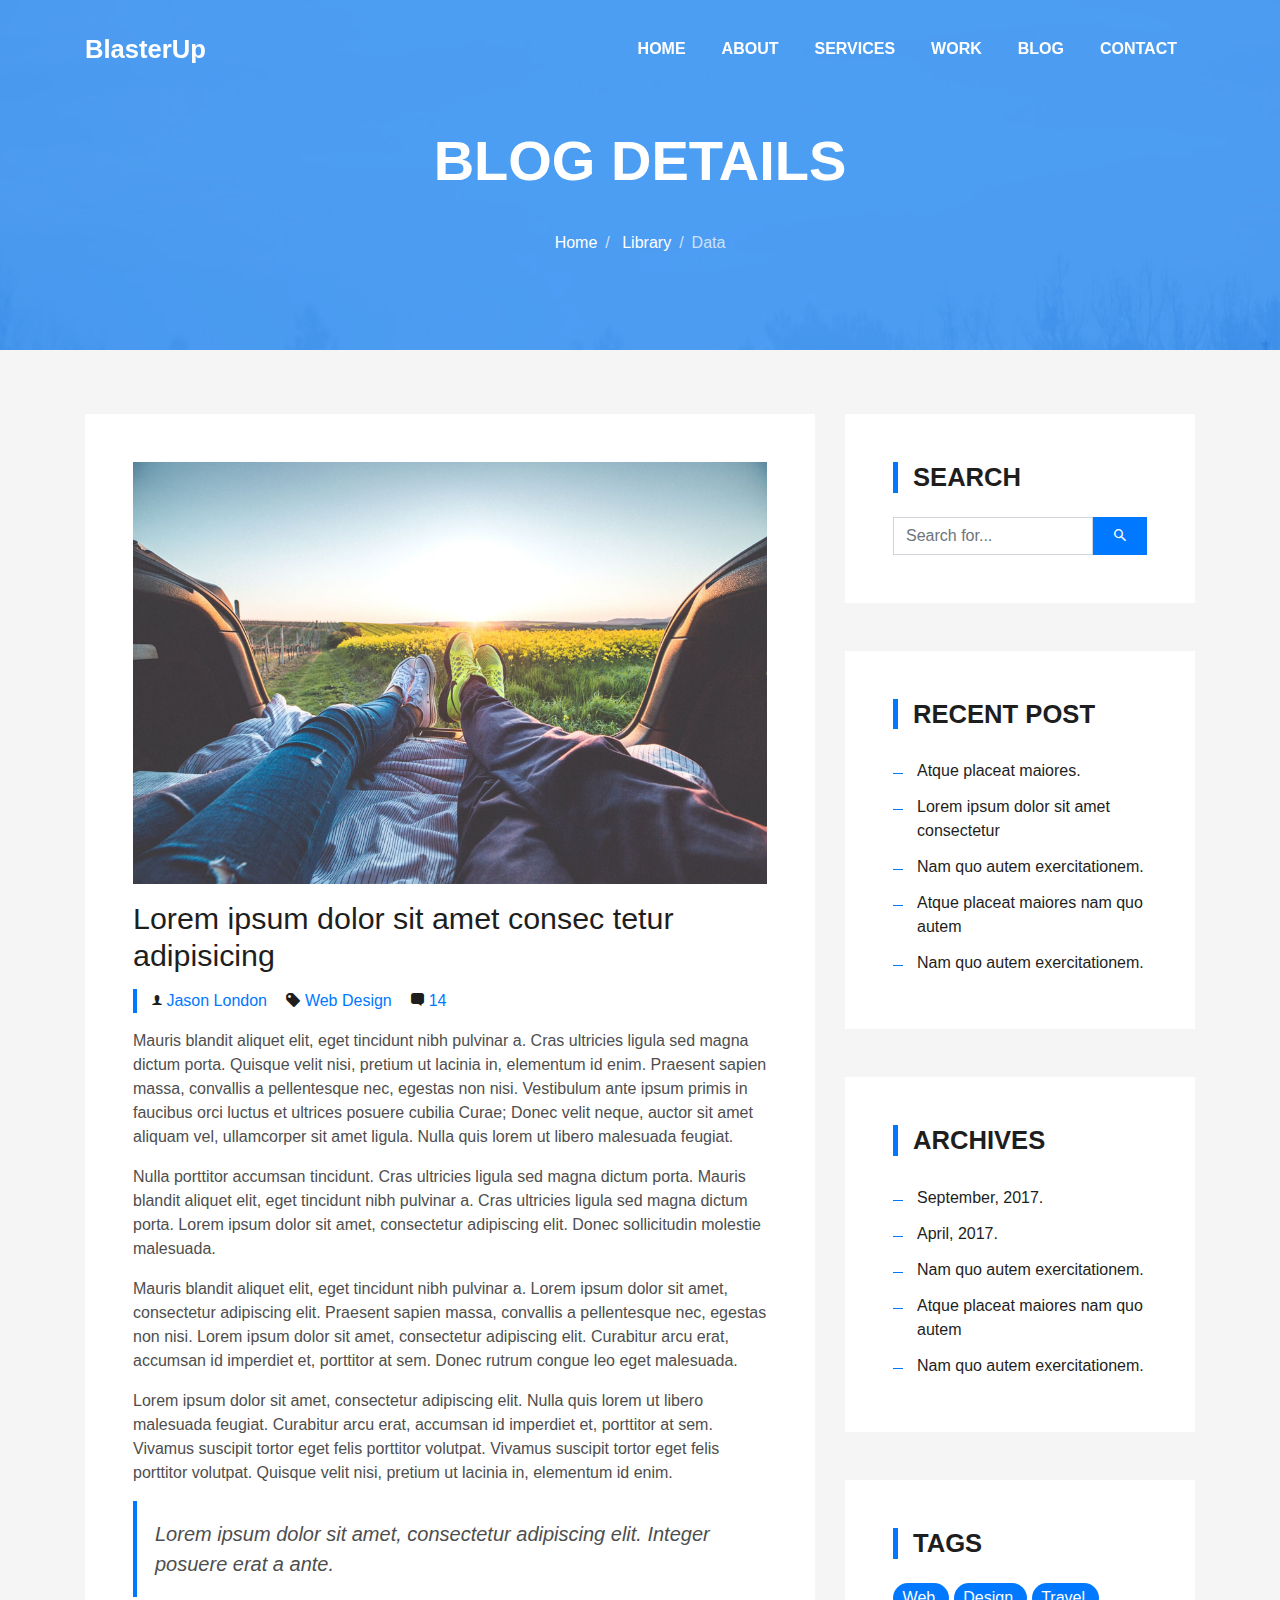
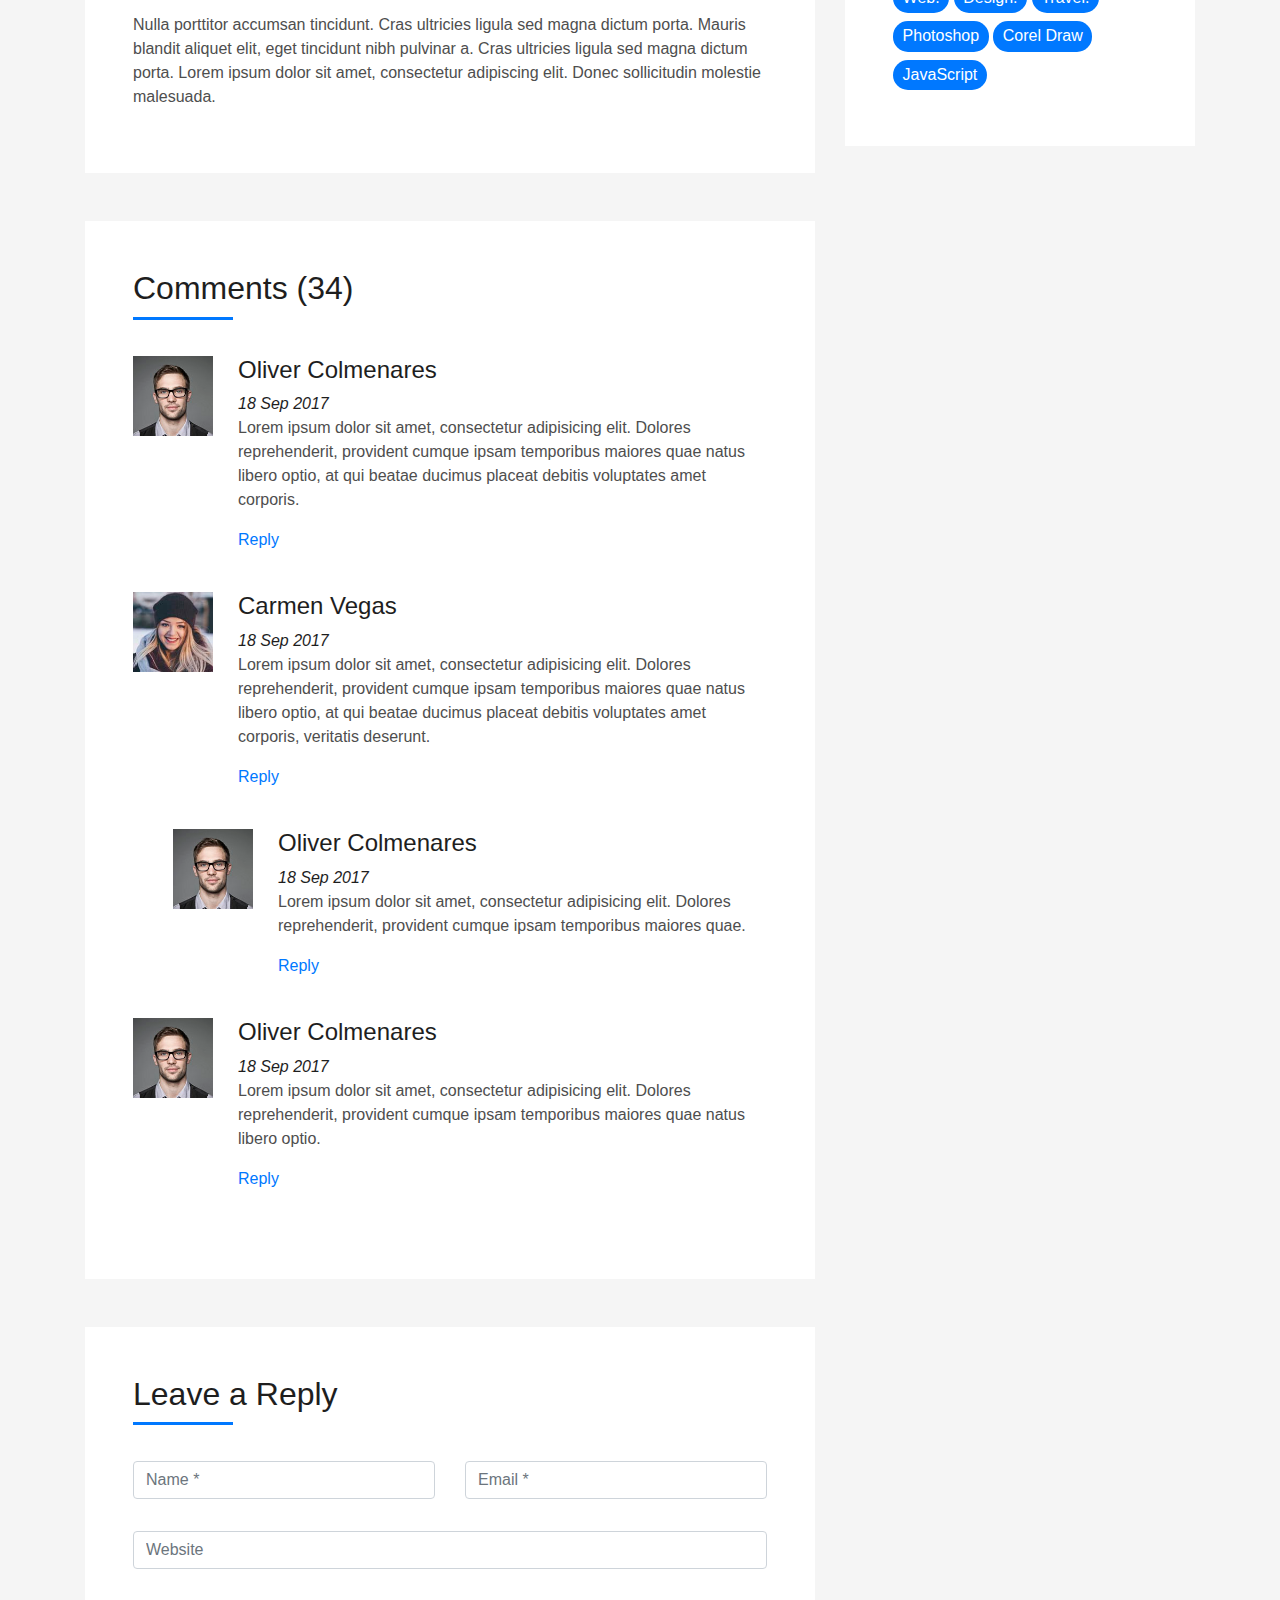
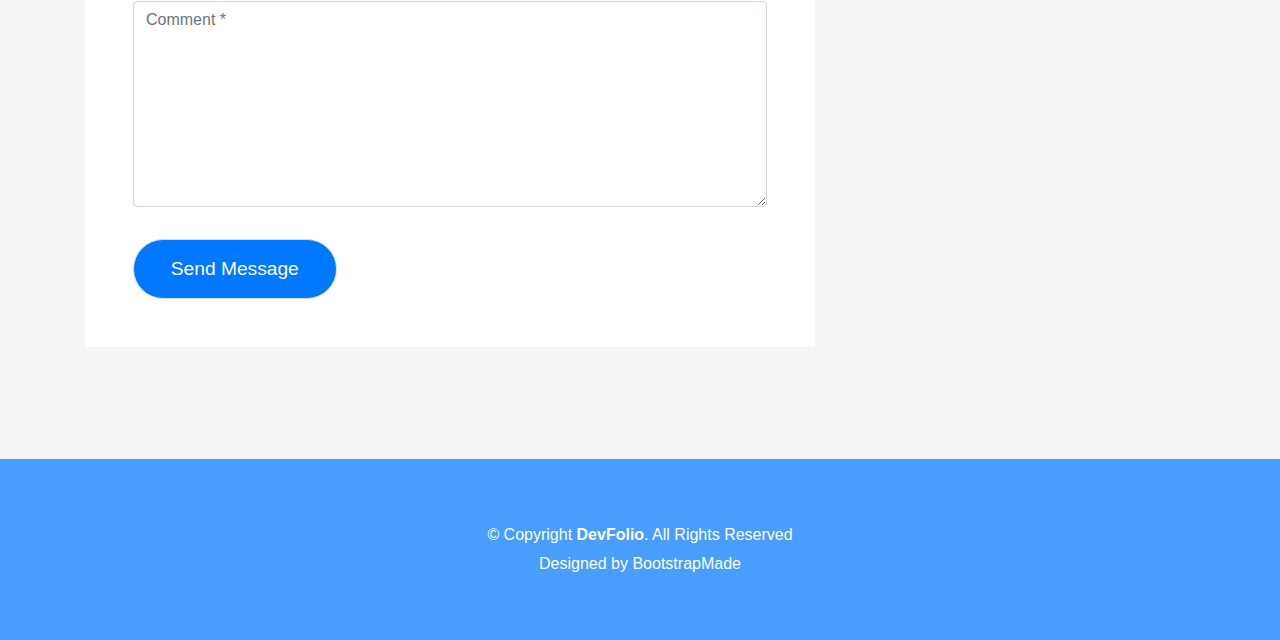
<file: blog-single.html>
<!DOCTYPE html>
<html lang="en">
<head>
  <meta charset="utf-8">
  <title>DevFolio Bootstrap Template</title>
  <meta content="width=device-width, initial-scale=1.0" name="viewport">
  <meta content="" name="keywords">
  <meta content="" name="description">

  <!-- Favicons -->
  <link href="img/favicon.png" rel="icon">
  <link href="img/apple-touch-icon.png" rel="apple-touch-icon">

  <!-- Bootstrap CSS File -->
  <link href="lib/bootstrap/css/bootstrap.min.css" rel="stylesheet">

  <!-- Libraries CSS Files -->
  <link href="lib/font-awesome/css/font-awesome.min.css" rel="stylesheet">
  <link href="lib/animate/animate.min.css" rel="stylesheet">
  <link href="lib/ionicons/css/ionicons.min.css" rel="stylesheet">
  <link href="lib/owlcarousel/assets/owl.carousel.min.css" rel="stylesheet">
  <link href="lib/lightbox/css/lightbox.min.css" rel="stylesheet">

  <!-- Main Stylesheet File -->
  <link href="css/style.css" rel="stylesheet">

  <!-- =======================================================
    Theme Name: DevFolio
    Theme URL: https://bootstrapmade.com/devfolio-bootstrap-portfolio-html-template/
    Author: BootstrapMade.com
    License: https://bootstrapmade.com/license/
  ======================================================= -->
</head>

<body>
  <!--/ Nav Star /-->
  <nav class="navbar navbar-b navbar-trans navbar-expand-md fixed-top" id="mainNav">
    <div class="container">
      <a class="navbar-brand js-scroll" href="#page-top">BlasterUp</a>
      <button class="navbar-toggler collapsed" type="button" data-toggle="collapse" data-target="#navbarDefault"
        aria-controls="navbarDefault" aria-expanded="false" aria-label="Toggle navigation">
        <span></span>
        <span></span>
        <span></span>
      </button>
      <div class="navbar-collapse collapse justify-content-end" id="navbarDefault">
        <ul class="navbar-nav">
          <li class="nav-item">
            <a class="nav-link js-scroll" href="index.html">Home</a>
          </li>
          <li class="nav-item">
            <a class="nav-link js-scroll" href="#">About</a>
          </li>
          <li class="nav-item">
            <a class="nav-link js-scroll" href="#">Services</a>
          </li>
          <li class="nav-item">
            <a class="nav-link js-scroll" href="#">Work</a>
          </li>
          <li class="nav-item">
            <a class="nav-link js-scroll" href="#">Blog</a>
          </li>
          <li class="nav-item">
            <a class="nav-link js-scroll" href="#">Contact</a>
          </li>
        </ul>
      </div>
    </div>
  </nav>
  <!--/ Nav End /-->

  <!--/ Intro Skew Star /-->
  <div class="intro intro-single route bg-image" style="background-image: url(img/overlay-bg.jpg)">
    <div class="overlay-mf"></div>
    <div class="intro-content display-table">
      <div class="table-cell">
        <div class="container">
          <h2 class="intro-title mb-4">Blog Details</h2>
          <ol class="breadcrumb d-flex justify-content-center">
            <li class="breadcrumb-item">
              <a href="#">Home</a>
            </li>
            <li class="breadcrumb-item">
              <a href="#">Library</a>
            </li>
            <li class="breadcrumb-item active">Data</li>
          </ol>
        </div>
      </div>
    </div>
  </div>
  <!--/ Intro Skew End /-->

  <!--/ Section Blog-Single Star /-->
  <section class="blog-wrapper sect-pt4" id="blog">
    <div class="container">
      <div class="row">
        <div class="col-md-8">
          <div class="post-box">
            <div class="post-thumb">
              <img src="img/post-1.jpg" class="img-fluid" alt="">
            </div>
            <div class="post-meta">
              <h1 class="article-title">Lorem ipsum dolor sit amet consec tetur adipisicing</h1>
              <ul>
                <li>
                  <span class="ion-ios-person"></span>
                  <a href="#">Jason London</a>
                </li>
                <li>
                  <span class="ion-pricetag"></span>
                  <a href="#">Web Design</a>
                </li>
                <li>
                  <span class="ion-chatbox"></span>
                  <a href="#">14</a>
                </li>
              </ul>
            </div>
            <div class="article-content">
              <p>
                Mauris blandit aliquet elit, eget tincidunt nibh pulvinar a. Cras ultricies ligula sed magna dictum
                porta. Quisque velit
                nisi, pretium ut lacinia in, elementum id enim. Praesent sapien massa, convallis a pellentesque
                nec, egestas non nisi. Vestibulum ante ipsum primis in faucibus orci luctus et ultrices posuere
                cubilia Curae; Donec velit neque, auctor sit amet aliquam vel, ullamcorper sit amet ligula.
                Nulla quis lorem ut libero malesuada feugiat.
              </p>
              <p>
                Nulla porttitor accumsan tincidunt. Cras ultricies ligula sed magna dictum porta. Mauris blandit
                aliquet elit, eget tincidunt
                nibh pulvinar a. Cras ultricies ligula sed magna dictum porta. Lorem ipsum dolor sit amet,
                consectetur adipiscing elit. Donec sollicitudin molestie malesuada.
              </p>
              <p>
                Mauris blandit aliquet elit, eget tincidunt nibh pulvinar a. Lorem ipsum dolor sit amet, consectetur
                adipiscing elit. Praesent
                sapien massa, convallis a pellentesque nec, egestas non nisi. Lorem ipsum dolor sit amet,
                consectetur adipiscing elit. Curabitur arcu erat, accumsan id imperdiet et, porttitor at
                sem. Donec rutrum congue leo eget malesuada.
              </p>
              <p>
                Lorem ipsum dolor sit amet, consectetur adipiscing elit. Nulla quis lorem ut libero malesuada feugiat.
                Curabitur arcu erat,
                accumsan id imperdiet et, porttitor at sem. Vivamus suscipit tortor eget felis porttitor
                volutpat. Vivamus suscipit tortor eget felis porttitor volutpat. Quisque velit nisi, pretium
                ut lacinia in, elementum id enim.
              </p>
              <blockquote class="blockquote">
                <p class="mb-0">Lorem ipsum dolor sit amet, consectetur adipiscing elit. Integer posuere erat a ante.</p>
              </blockquote>
              <p>
                Nulla porttitor accumsan tincidunt. Cras ultricies ligula sed magna dictum porta. Mauris blandit
                aliquet elit, eget tincidunt
                nibh pulvinar a. Cras ultricies ligula sed magna dictum porta. Lorem ipsum dolor sit amet,
                consectetur adipiscing elit. Donec sollicitudin molestie malesuada.
              </p>
            </div>
          </div>
          <div class="box-comments">
            <div class="title-box-2">
              <h4 class="title-comments title-left">Comments (34)</h4>
            </div>
            <ul class="list-comments">
              <li>
                <div class="comment-avatar">
                  <img src="img/testimonial-2.jpg" alt="">
                </div>
                <div class="comment-details">
                  <h4 class="comment-author">Oliver Colmenares</h4>
                  <span>18 Sep 2017</span>
                  <p>
                    Lorem ipsum dolor sit amet, consectetur adipisicing elit. Dolores reprehenderit, provident cumque
                    ipsam temporibus maiores
                    quae natus libero optio, at qui beatae ducimus placeat debitis voluptates amet corporis.
                  </p>
                  <a href="3">Reply</a>
                </div>
              </li>
              <li>
                <div class="comment-avatar">
                  <img src="img/testimonial-4.jpg" alt="">
                </div>
                <div class="comment-details">
                  <h4 class="comment-author">Carmen Vegas</h4>
                  <span>18 Sep 2017</span>
                  <p>
                    Lorem ipsum dolor sit amet, consectetur adipisicing elit. Dolores reprehenderit, provident cumque
                    ipsam temporibus maiores
                    quae natus libero optio, at qui beatae ducimus placeat debitis voluptates amet corporis,
                    veritatis deserunt.
                  </p>
                  <a href="3">Reply</a>
                </div>
              </li>
              <li class="comment-children">
                <div class="comment-avatar">
                  <img src="img/testimonial-2.jpg" alt="">
                </div>
                <div class="comment-details">
                  <h4 class="comment-author">Oliver Colmenares</h4>
                  <span>18 Sep 2017</span>
                  <p>
                    Lorem ipsum dolor sit amet, consectetur adipisicing elit. Dolores reprehenderit, provident cumque
                    ipsam temporibus maiores
                    quae.
                  </p>
                  <a href="3">Reply</a>
                </div>
              </li>
              <li>
                <div class="comment-avatar">
                  <img src="img/testimonial-2.jpg" alt="">
                </div>
                <div class="comment-details">
                  <h4 class="comment-author">Oliver Colmenares</h4>
                  <span>18 Sep 2017</span>
                  <p>
                    Lorem ipsum dolor sit amet, consectetur adipisicing elit. Dolores reprehenderit, provident cumque
                    ipsam temporibus maiores
                    quae natus libero optio.
                  </p>
                  <a href="3">Reply</a>
                </div>
              </li>
            </ul>
          </div>
          <div class="form-comments">
            <div class="title-box-2">
              <h3 class="title-left">
                Leave a Reply
              </h3>
            </div>
            <form class="form-mf">
              <div class="row">
                <div class="col-md-6 mb-3">
                  <div class="form-group">
                    <input type="text" class="form-control input-mf" id="inputName" placeholder="Name *" required>
                  </div>
                </div>
                <div class="col-md-6 mb-3">
                  <div class="form-group">
                    <input type="email" class="form-control input-mf" id="inputEmail1" placeholder="Email *" required>
                  </div>
                </div>
                <div class="col-md-12 mb-3">
                  <div class="form-group">
                    <input type="url" class="form-control input-mf" id="inputUrl" placeholder="Website">
                  </div>
                </div>
                <div class="col-md-12 mb-3">
                  <div class="form-group">
                    <textarea id="textMessage" class="form-control input-mf" placeholder="Comment *" name="message"
                      cols="45" rows="8" required></textarea>
                  </div>
                </div>
                <div class="col-md-12">
                  <button type="submit" class="button button-a button-big button-rouded">Send Message</button>
                </div>
              </div>
            </form>
          </div>
        </div>
        <div class="col-md-4">
          <div class="widget-sidebar sidebar-search">
            <h5 class="sidebar-title">Search</h5>
            <div class="sidebar-content">
              <form>
                <div class="input-group">
                  <input type="text" class="form-control" placeholder="Search for..." aria-label="Search for...">
                  <span class="input-group-btn">
                    <button class="btn btn-secondary btn-search" type="button">
                      <span class="ion-android-search"></span>
                    </button>
                  </span>
                </div>
              </form>
            </div>
          </div>
          <div class="widget-sidebar">
            <h5 class="sidebar-title">Recent Post</h5>
            <div class="sidebar-content">
              <ul class="list-sidebar">
                <li>
                  <a href="#">Atque placeat maiores.</a>
                </li>
                <li>
                  <a href="#">Lorem ipsum dolor sit amet consectetur</a>
                </li>
                <li>
                  <a href="#">Nam quo autem exercitationem.</a>
                </li>
                <li>
                  <a href="#">Atque placeat maiores nam quo autem</a>
                </li>
                <li>
                  <a href="#">Nam quo autem exercitationem.</a>
                </li>
              </ul>
            </div>
          </div>
          <div class="widget-sidebar">
            <h5 class="sidebar-title">Archives</h5>
            <div class="sidebar-content">
              <ul class="list-sidebar">
                <li>
                  <a href="#">September, 2017.</a>
                </li>
                <li>
                  <a href="#">April, 2017.</a>
                </li>
                <li>
                  <a href="#">Nam quo autem exercitationem.</a>
                </li>
                <li>
                  <a href="#">Atque placeat maiores nam quo autem</a>
                </li>
                <li>
                  <a href="#">Nam quo autem exercitationem.</a>
                </li>
              </ul>
            </div>
          </div>
          <div class="widget-sidebar widget-tags">
            <h5 class="sidebar-title">Tags</h5>
            <div class="sidebar-content">
              <ul>
                <li>
                  <a href="#">Web.</a>
                </li>
                <li>
                  <a href="#">Design.</a>
                </li>
                <li>
                  <a href="#">Travel.</a>
                </li>
                <li>
                  <a href="#">Photoshop</a>
                </li>
                <li>
                  <a href="#">Corel Draw</a>
                </li>
                <li>
                  <a href="#">JavaScript</a>
                </li>
              </ul>
            </div>
          </div>
        </div>
      </div>
    </div>
  </section>
  <!--/ Section Blog-Single End /-->

  <!--/ Section Contact-Footer Star /-->
  <section class="paralax-mf footer-paralax bg-image sect-mt4 route" style="background-image: url(img/overlay-bg.jpg)">
    <div class="overlay-mf"></div>
    <footer>
      <div class="container">
        <div class="row">
          <div class="col-sm-12">
            <div class="copyright-box">
              <p class="copyright">&copy; Copyright <strong>DevFolio</strong>. All Rights Reserved</p>
              <div class="credits">
                <!--
                  All the links in the footer should remain intact.
                  You can delete the links only if you purchased the pro version.
                  Licensing information: https://bootstrapmade.com/license/
                  Purchase the pro version with working PHP/AJAX contact form: https://bootstrapmade.com/buy/?theme=DevFolio
                -->
                Designed by <a href="https://bootstrapmade.com/">BootstrapMade</a>
              </div>
            </div>
          </div>
        </div>
      </div>
    </footer>
  </section>
  <!--/ Section Contact-footer End /-->

  <a href="#" class="back-to-top"><i class="fa fa-chevron-up"></i></a>
  <div id="preloader"></div>

  <!-- JavaScript Libraries -->
  <script src="lib/jquery/jquery.min.js"></script>
  <script src="lib/jquery/jquery-migrate.min.js"></script>
  <script src="lib/popper/popper.min.js"></script>
  <script src="lib/bootstrap/js/bootstrap.min.js"></script>
  <script src="lib/easing/easing.min.js"></script>
  <script src="lib/counterup/jquery.waypoints.min.js"></script>
  <script src="lib/counterup/jquery.counterup.js"></script>
  <script src="lib/owlcarousel/owl.carousel.min.js"></script>
  <script src="lib/lightbox/js/lightbox.min.js"></script>
  <script src="lib/typed/typed.min.js"></script>
  <!-- Contact Form JavaScript File -->
  <script src="contactform/contactform.js"></script>

  <!-- Template Main Javascript File -->
  <script src="js/main.js"></script>

</body>
</html>
</file>
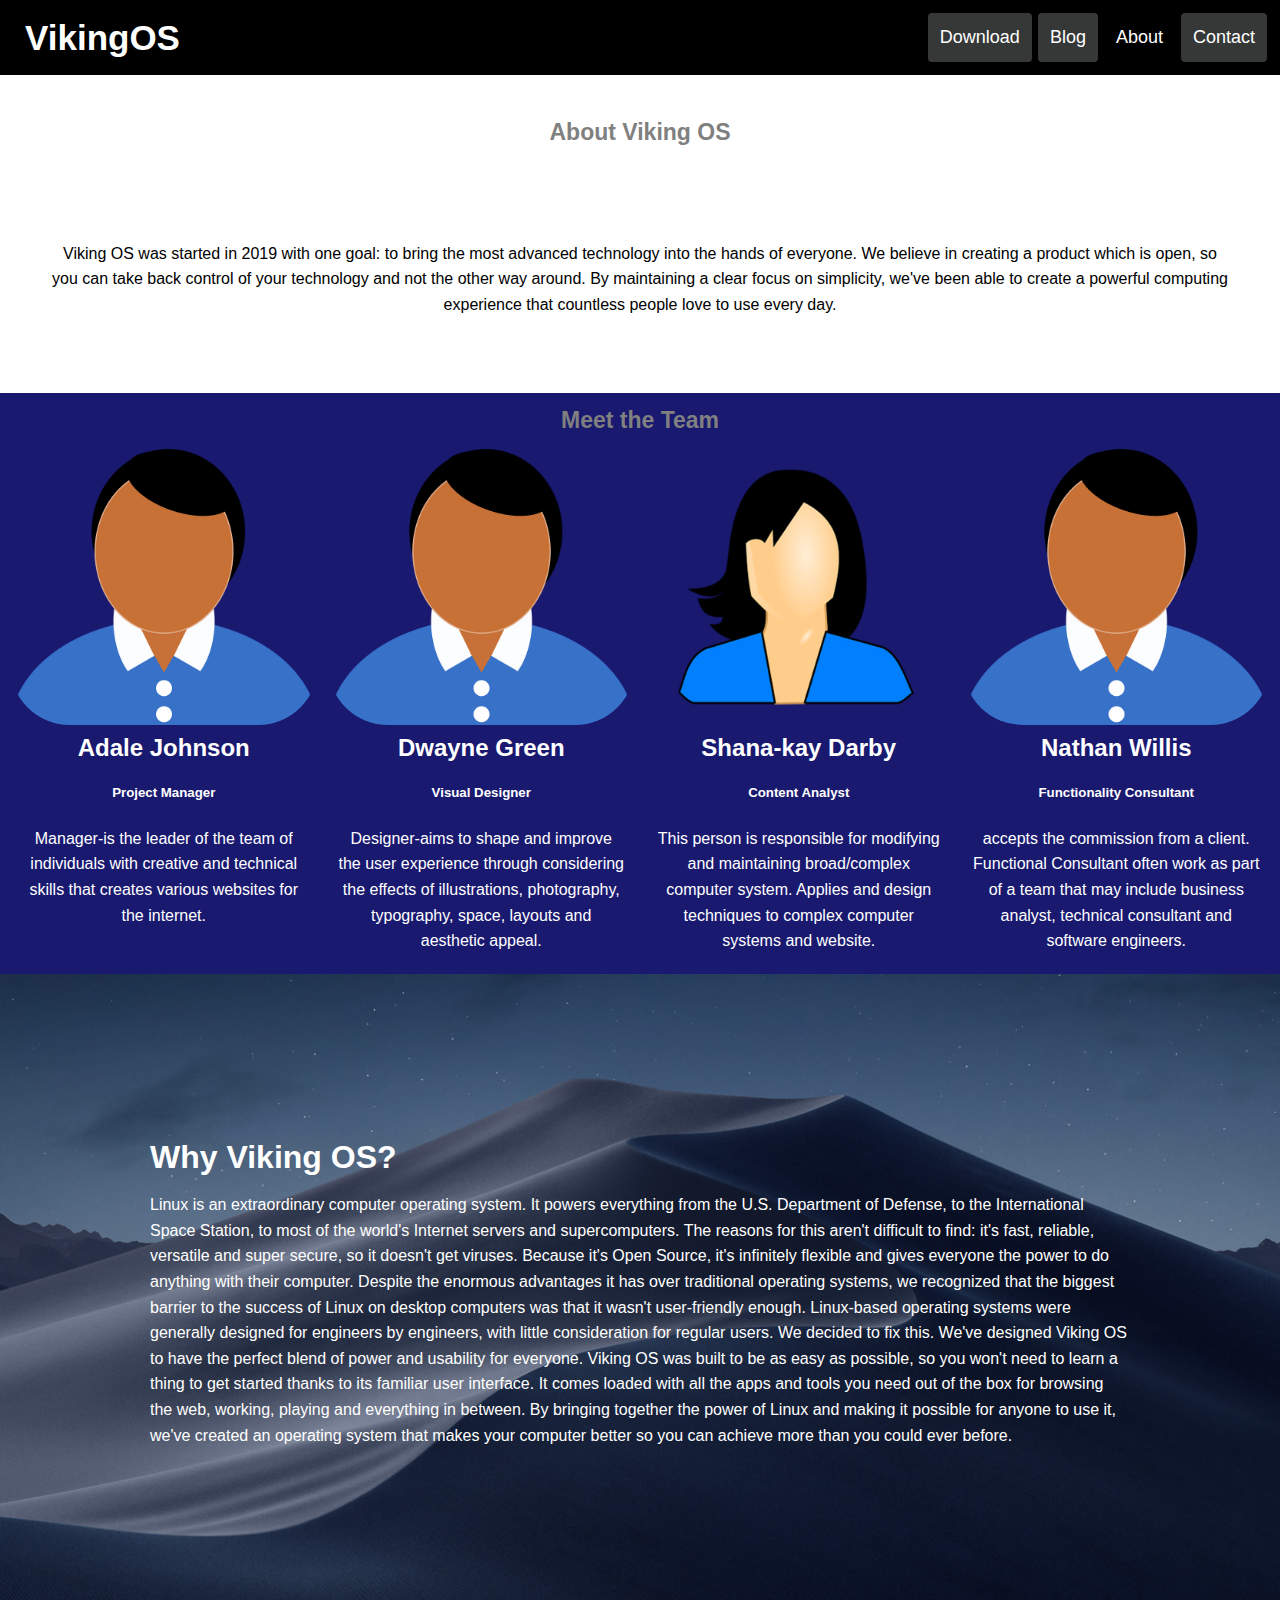
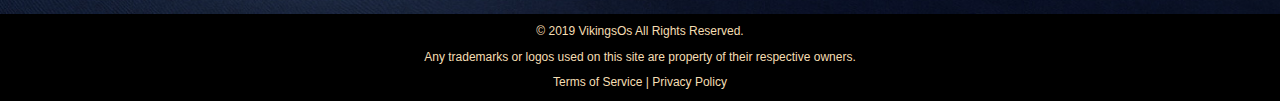
<file: vikingOS/about.html>
<!DOCTYPE html>
<html lang="en">

<head>
    <meta charset="utf-8">
    <meta http-equiv="X-UA-Compatible" content="IE=edge">
    <title>About us</title>
    <meta name="viewport" content="width=device-width, initial-scale=1">
    <link rel="stylesheet" type="text/css" media="screen" href="new.css">
    <script src="backtop/float-panel.js"></script>
</head>

<body>
    <!--
			**********************************************
			            NAVUGATION BAR
			**********************************************
    -->
    <!-- ***********************BACK TO TOP*************************************************** -->
    <span onclick="topFunction()" id="backtop" title="Go to top">&#9650;</span>
    <!-- ************************************************************************************* -->
    <nav id="navbar">
        <a id="logo" href="index.html">VikingOS</a>
        <nav id="navbar-right">
            <a href="download.html">Download</a>
            <a href="blog.html">Blog</a>
            <a class="active" href="about.html">About</a>
            <a href="contact.html">Contact</a>
        </nav>
    </nav>
    <!--
			*******************************************************************************************************************
	-->
    <!--
			**********************************************
			                 HEADER
			**********************************************
	-->
    <header>
        <h1 class="title">About Viking OS
        </h1>

    </header>
    <!--
			*****************************************************************************************************************
    -->
    <!--
			**********************************************
			                 HEADER
			**********************************************
	-->
    <section>
        <p class="ptitle">
            Viking OS was started in 2019 with one goal: to bring the most advanced technology into the hands of everyone. We believe in creating a product which is open, so you can take back control of your technology and not the other way around. By maintaining
            a clear focus on simplicity, we've been able to create a powerful computing experience that countless people love to use every day.
        </p>
        <br />

    </section>

    <!--
			*****************************************************************************************************************
    -->
    <!--
			********************************************************
			ARTICLE CLASS ROW - SECTION CLASS EQUAL HEIGHT COLUMNS
			********************************************************
	-->
    <article class="row">
        <h1 class="title">Meet the Team</h1>
        <section class="equal-height-columns">

            <img class="hm_img" src="images/1.png" alt="image">
            <h2 class="ptitle">Adale Johnson</h2>
            <h5 class="ptitle">Project Manager</h5>
            <p class="ptitle">

                Manager-is the leader of the team of individuals with creative and technical skills that creates various websites for the internet.
            </p>
        </section>
        <!--
			*****************************************************************************************************************
        -->
        <!--
			**********************************************
			     SECTION CLASS EQUAL HEIGHT COLUMNS
			**********************************************
	-->
        <section class="equal-height-columns">

            <img class="hm_img" src="images/1.png" alt="image">
            <h2 class="ptitle">Dwayne Green</h2>
            <h5 class="ptitle">Visual Designer</h5>
            <p class="ptitle">
                Designer-aims to shape and improve the user experience through considering the effects of illustrations, photography, typography, space, layouts and aesthetic appeal.
            </p>
        </section>
        <!--
			*****************************************************************************************************************
    -->
        <!--
			**********************************************
			    SECTION CLASS EQUAL HEIGHT COLUMNS
			**********************************************
	-->
        <section class="equal-height-columns">

            <img class="hm_img" src="images/221.png" alt="image">
            <h2 class="ptitle">Shana-kay Darby</h2>
            <h5 class="ptitle">Content Analyst</h5>
            <p class="ptitle">
                This person is responsible for modifying and maintaining broad/complex computer system. Applies and design techniques to complex computer systems and website.
            </p>
        </section>
        <!--
			*****************************************************************************************************************
    -->
        <!--
			**********************************************
			    SECTION CLASS EQUAL HEIGHT COLUMNS
			**********************************************
	-->
        <section class="equal-height-columns">

            <img class="hm_img" src="images/1.png" alt="image">
            <h2 class="ptitle">Nathan Willis</h2>
            <h5 class="ptitle">Functionality Consultant</h5>
            <p class="ptitle">
                accepts the commission from a client. Functional Consultant often work as part of a team that may include business analyst, technical consultant and software engineers.
            </p>
        </section>
    </article>
    <!--
			*****************************************************************************************************************
	-->
    <!--
			**********************************************
			            SECTION CLASS ROW-2
			**********************************************
	-->
    <section class="row-2">
        <h1 class="">Why Viking OS?</h1>
        <p>
            Linux is an extraordinary computer operating system. It powers everything from the U.S. Department of Defense, to the International Space Station, to most of the world's Internet servers and supercomputers. The reasons for this aren't difficult to find:
            it's fast, reliable, versatile and super secure, so it doesn't get viruses. Because it's Open Source, it's infinitely flexible and gives everyone the power to do anything with their computer. Despite the enormous advantages it has over traditional
            operating systems, we recognized that the biggest barrier to the success of Linux on desktop computers was that it wasn't user-friendly enough. Linux-based operating systems were generally designed for engineers by engineers, with little consideration
            for regular users. We decided to fix this. We've designed Viking OS to have the perfect blend of power and usability for everyone. Viking OS was built to be as easy as possible, so you won't need to learn a thing to get started thanks to its
            familiar user interface. It comes loaded with all the apps and tools you need out of the box for browsing the web, working, playing and everything in between. By bringing together the power of Linux and making it possible for anyone to use
            it, we've created an operating system that makes your computer better so you can achieve more than you could ever before.
        </p>
    </section>
    <!--
			*****************************************************************************************************************
	-->
    <!--
			**********************************************
			                 FOOTER
			**********************************************
	-->
    <footer>
        &copy; 2019 VikingsOs All Rights Reserved.<br /> Any trademarks or logos used on this site are property of their respective owners.<br /> Terms of Service | Privacy Policy
    </footer>

    <!--
			*****************************************************************************************************************
	-->
</body>

</html>
</file>
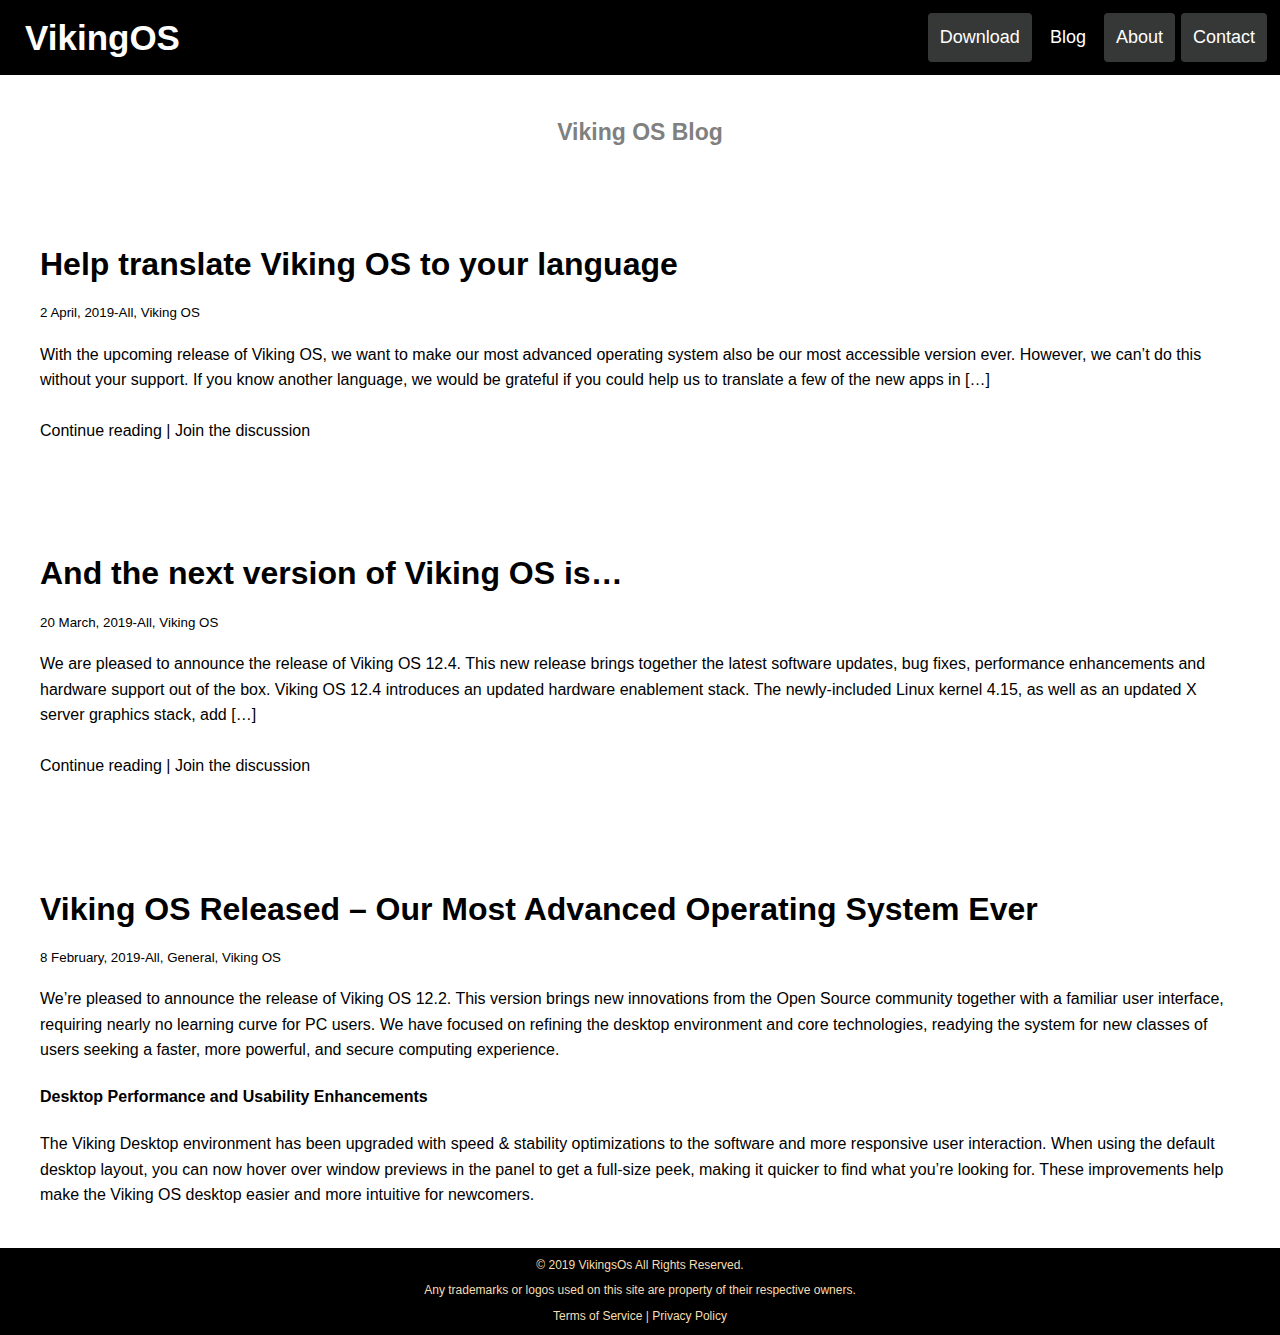
<file: vikingOS/blog.html>
<!DOCTYPE html>
<html lang="en">

<head>
    <meta charset="utf-8">
    <meta http-equiv="X-UA-Compatible" content="IE=edge">
    <title>Blog</title>
    <meta name="viewport" content="width=device-width, initial-scale=1">
    <link rel="stylesheet" type="text/css" media="screen" href="new.css">
    <script src="backtop/float-panel.js"></script>
</head>

<body>
    <!--
	**************************navigation bar****************************************
	-->
    <!-- ***********************BACK TO TOP*************************************************** -->
    <span onclick="topFunction()" id="backtop" title="Go to top">&#9650;</span>
    <!-- ************************************************************************************* -->
    <nav id="navbar">
        <a id="logo" href="index.html"><i class="fa fa-home"></i>VikingOS</a>
        <nav id="navbar-right">
            <a href="download.html">Download</a>
            <a class="active" href="blog.html">Blog</a>
            <a href="about.html">About</a>
            <a href="contact.html">Contact</a>
        </nav>

    </nav>
    <!--******************************************************************************************************-->
    <!--
		*****************************Header**********************************
	-->
    <header>
        <h1 class="title">Viking OS Blog</h1>
    </header>
    <!--*************************************************************************************************************-->
    <!--
	******************************************section 1*******************************************************************
	-->
    <section>
        <h1>Help translate Viking OS to your language</h1>
        <small>2 April, 2019-All, Viking OS</small>

        <p>
            With the upcoming release of Viking OS, we want to make our most advanced operating system also be our most accessible version ever. However, we can’t do this without your support. If you know another language, we would be grateful if you could help us
            to translate a few of the new apps in […]
            <br /><br />Continue reading | Join the discussion
        </p>
    </section>
    <!--
	**************************************section 2*******************************************************
	-->
    <section>
        <h1>And the next version of Viking OS is…</h1>
        <small>20 March, 2019-All, Viking OS</small>

        <p>
            We are pleased to announce the release of Viking OS 12.4. This new release brings together the latest software updates, bug fixes, performance enhancements and hardware support out of the box. Viking OS 12.4 introduces an updated hardware enablement stack.
            The newly-included Linux kernel 4.15, as well as an updated X server graphics stack, add […]
            <br /><br />Continue reading | Join the discussion
        </p>
    </section>
    <!--
	*************************************section 3*********************************************************
	-->
    <section>
        <h1>Viking OS Released – Our Most Advanced Operating System Ever</h1>
        <small>8 February, 2019-All, General, Viking OS</small>

        <p>We’re pleased to announce the release of Viking OS 12.2. This version brings new innovations from the Open Source community together with a familiar user interface, requiring nearly no learning curve for PC users. We have focused on refining the
            desktop environment and core technologies, readying the system for new classes of users seeking a faster, more powerful, and secure computing experience.
            <h4>Desktop Performance and Usability Enhancements</h4>
            The Viking Desktop environment has been upgraded with speed & stability optimizations to the software and more responsive user interaction. When using the default desktop layout, you can now hover over window previews in the panel to get a full-size peek,
            making it quicker to find what you’re looking for. These improvements help make the Viking OS desktop easier and more intuitive for newcomers.

    </section>

    <!--
	**********************************footer*********************************************************************
	-->
    <footer>
        &copy; 2019 VikingsOs All Rights Reserved.<br /> Any trademarks or logos used on this site are property of their respective owners.<br /> Terms of Service | Privacy Policy
    </footer>
    <!--
	******************************************************************************************************************
	-->
</body>

</html>
</file>
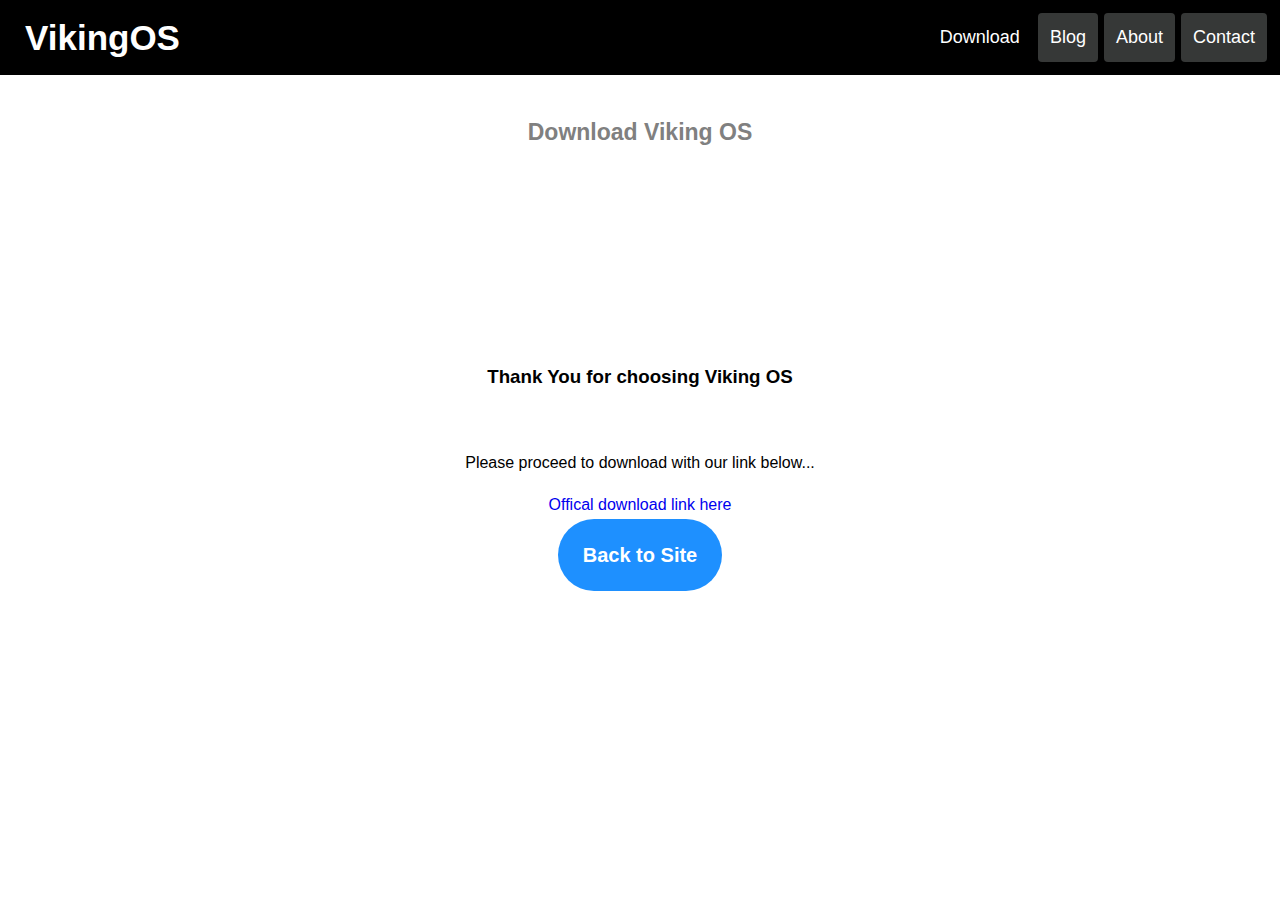
<file: vikingOS/download.html>
<!DOCTYPE html>
<html lang="en">

<head>
    <meta charset="utf-8">
    <meta http-equiv="X-UA-Compatible" content="IE=edge">
    <title>DOWNLOAD - Viking OS</title>
    <meta name="viewport" content="width=device-width, initial-scale=1">
    <link rel="stylesheet" type="text/css" media="screen" href="new.css">
    <script src="backtop/float-panel.js"></script>

</head>

<body>
    <!--
	***********************************navigation bar**************************************************
	-->
    <!-- ***********************BACK TO TOP*************************************************** -->
    <span onclick="topFunction()" id="backtop" title="Go to top">&#9650;</span>
    <!-- ************************************************************************************* -->
    <nav id="navbar">
        <a id="logo" href="index.html"><i class="fa fa-home"></i>VikingOS</a>
        <nav id="navbar-right">
            <a class="active" href="download.html">Download</a>
            <a href="blog.html">Blog</a>
            <a href="about.html">About</a>
            <a href="contact.html">Contact</a>
        </nav>

    </nav>
    <header>
        <h1 class="title">Download Viking OS</h1>
    </header>

    <article>
        <article class="column">

            <h3>Thank You for choosing Viking OS</h3><br />
            <p>Please proceed to download with our link below...</p>

            <a href="HowToInstallVikingOS.pdf" download="How to install">Offical download link here</a><br /><br />

            <a href="index.html"><span>Back to Site</span></a>

        </article>
    </article>
</body>

</html>
</file>
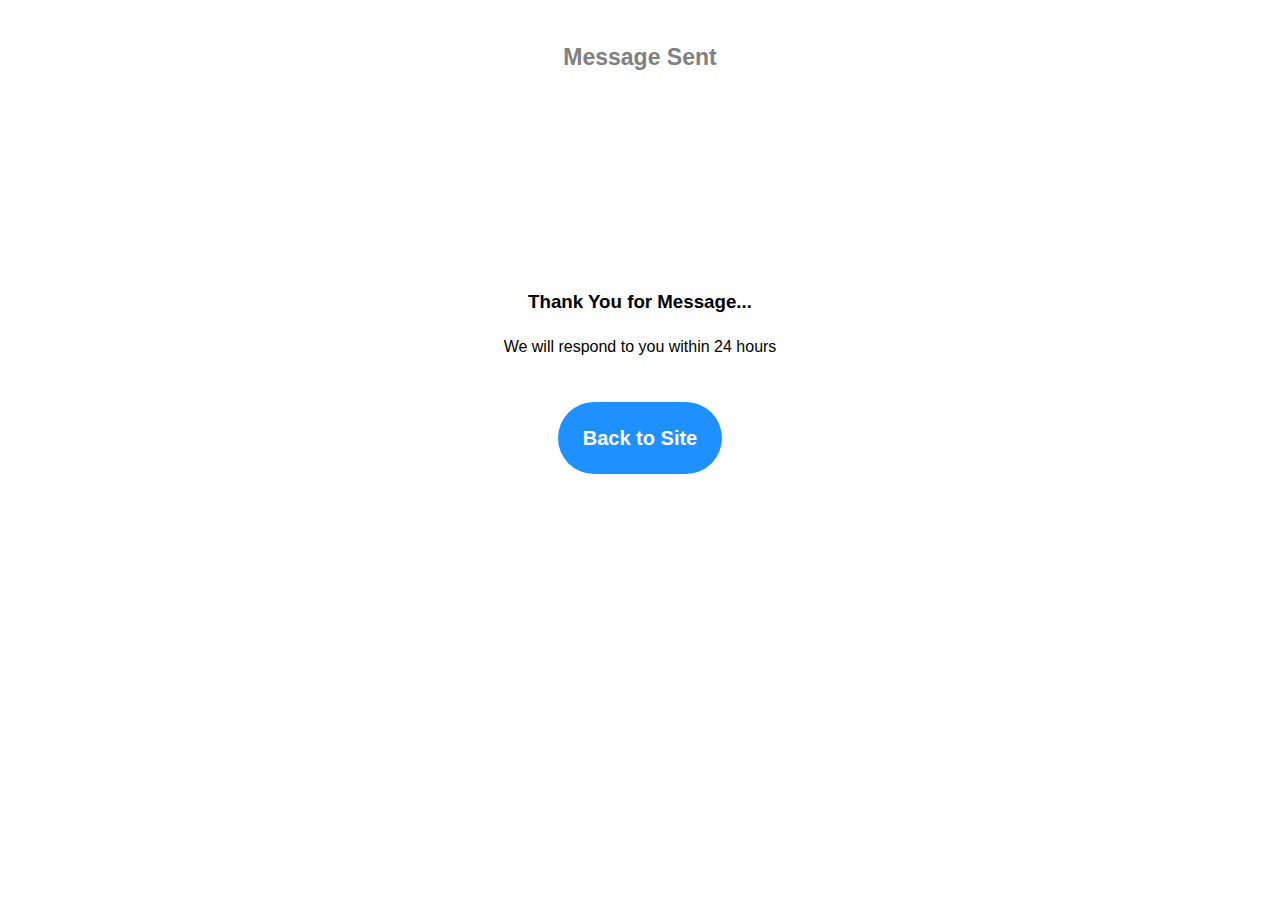
<file: vikingOS/validate.html>
<!DOCTYPE html>
<html>

<head>

    <meta charset="utf-8">
    <meta http-equiv="X-UA-Compatible" content="IE=edge">
    <title>Form Validated</title>
    <meta name="viewport" content="width=device-width, initial-scale=1">
    <link rel="stylesheet" type="text/css" media="screen" href="new.css">
</head>

<body>

    <header>
        <h1 class="title">Message Sent</h1>
    </header>

    <article>
        <article class="column">

            <h3>Thank You for Message...</h3>

            <p>We will respond to you within 24 hours</p>
            <br /><br />

            <a href="index.html"><span>Back to Site</span></a>
        </article>
    </article>

</body>

</html>
</file>
<file: vikingOS/new.css>
* {
    box-sizing: border-box;
}

html {
    scroll-behavior: smooth;
}

body {
    font-family: Arial, Helvetica, sans-serif;
    line-height: 1.6em;
    margin: 0;
}


/**************************BACK TO TOP******************************************/

#backtop {
    display: none;
    position: fixed;
    bottom: 20px;
    right: 30px;
    z-index: 99;
    font-size: 18px;
    border: none;
    outline: none;
    background-color: lightskyblue;
    color: white;
    cursor: pointer;
    padding: 15px;
    border-radius: 4px;
}

#backtop:hover {
    background-color: #555;
}


/********************  NAVIGATION BAR  ***********************************************/

nav#navbar {
    overflow: hidden;
    background-color: black;
    color: white;
    padding: 10px;
    width: 100%;
    position: sticky;
    z-index: 99;
    top: 0;
}

nav#navbar a {
    float: left;
    color: white;
    background-color: rgba(159, 163, 162, 0.342);
    text-align: center;
    padding: 12px;
    text-decoration: none;
    font-size: 18px;
    line-height: 25px;
    border-radius: 4px;
    margin: 3px;
}

nav#navbar #logo {
    font-size: 35px;
    font-weight: bold;
    transition: 0.4s;
    background-color: transparent;
}

nav#navbar a:hover {
    background-color: white;
    color: black;
}

nav#navbar a.active {
    background-color: transparent;
    color: white;
}

nav#navbar-right {
    float: right;
}


/*************************************************************************************

/*******    navbar stack on each other when reach 600 and lower **********/

@media screen and (max-width: 600px) {
    nav#navbar {
        padding: 20px 10px !important;
        position: relative;
    }
    nav#navbar a {
        float: none;
        display: block;
        text-align: left;
    }
    nav#navbar-right {
        float: none;
    }
}


/* HEADER*********************************************************************/

header {
    background-color: white;
    width: 100%;
    padding: 35px;
}


/**************************************************************************/


/* NORMAL SECTION - can be use on all pages  **********************************/

section {
    float: left;
    background-color: white;
    width: 100%;
    padding: 180px;
}


/**********************************************************************************/


/***************FADeUP EFFECT OF SECTIONS*************************************************/

@keyframes fadeInUp {
    from {
        opacity: 0;
        transform: translate3d(0, 100%, 0);
    }
    to {
        opacity: 1;
        transform: translate3d(0, 0, 0);
    }
}

section,
article,
header,
footer {
    animation-name: fadeInUp;
    -webkit-animation-name: fadeInUp;
    -o-animation-name: fadeInUp;
    -moz-animation-name: fadeInUp;
    animation-duration: 1s;
    animation-fill-mode: both;
}


/************************************************************/


/* SECTION ROW - can be use on all pages ********************************************/

section.row {
    float: left;
    background-color: white;
    color: white;
    background-image: url('images/macbook_pro__c6uspyy0f8sy_large.jpg');
    padding: 180px;
}


/*****  use at the last section of the home page and about us page  ****/

section.row-2 {
    float: left;
    background-color: darkblue;
    background-image: url('images/mojave__cwrl96nd8k66_large.jpg');
    background-size: cover;
    background-position: inherit;
    color: white;
    padding: 180px;
}


/**************************************************************************/


/* SECTION COLUMN - USE TO CREATE COLUMNS WITH EQUAL WIDTH ***********/

section.column {
    float: left;
    width: 50%;
    /*background-color: antiquewhite;*/
    padding: 23px;
}


/***************************************************************************/


/*******EQUAL COLUMNS CONTENT ***************  used on about us page  *****/

section.equal-height-columns {
    color: white;
    width: 25%;
    padding: 0 2%;
    background-color: transparent;
    display: table-cell;
}


/***************************************************************************/


/* ARTICLE - ***********************************/

article {
    float: left;
    background-color: white;
    width: 100%;
    padding: 20px;
}


/* used on download page   ****************************************************/

article.column {
    text-align: center;
    padding: 120px;
}


/* used on about us page   ***************************************************/

article.row {
    background-color: midnightblue;
    padding: 100px;
    display: table;
}


/* Clear floats after the columns */

article.row:after {
    content: "";
    display: table;
    clear: both;
}

main {
    background-color: white;
}

.hm_img {
    margin: auto;
    width: 100%;
    display: block;
    border-radius: 60px;
    /*background-color: white;*/
}

.hm_img:hover {
    box-shadow: 0 0 1px 1px rgba(0, 140, 186, 0.5);
}


/* image container on home page***************************************************/

.container-img {
    margin: auto;
    width: 100%;
    display: block;
    /*border-radius: 60px;*/
    transition: transform 85ms ease-out;
}

.container-img:hover {
    transition: 2s ease-in-out;
    transform: scale(1.1);
}


/**********************************************************************/


/*
 aside {
     margin-left: auto;
     margin-right: auto;
     float: left;
     background-color: tan;
     width: 30%;
     padding: 20px;
 }

 aside.left {
     float: left;
     width: 50%;
 }
 */


/* FOOTER ***********************************************************/

footer {
    float: left;
    background-color: black;
    color: wheat;
    width: 100%;
    padding: 20px;
    text-align: center;
    font-size: 12px;
}


/**********************************************************************************************************/


/* section title   ****************************************************/

.title {
    text-align: center;
    padding: 10px;
    width: 50%;
    margin: 0 auto;
    color: grey;
    font-size: 23px;
}


/* sub titles used on all pages  **************************************************************/

.ptitle {
    text-align: center;
    padding: 10px;
    margin: 0 auto;
}


/* makes button centre ********************************************************/

.inline {
    text-align: center;
    padding: 80px;
}


/******************************************************************************/


/* span on homepage download and validate page control  ***********************************************/

span {
    width: auto;
    padding: 25px;
    border-radius: 50px;
    background-color: dodgerblue;
    color: white;
    border: none;
    font-size: 20px;
    font-weight: bold;
    cursor: pointer;
    transition: transform 80ms ease-in-out;
}

span:active {
    transform: scale(0.95);
}

span:focus {
    outline: none;
}

span a {
    text-decoration: none;
    color: white;
}

a {
    text-decoration: none;
}


/* span hover ***********************************************************/

span:hover {
    background-color: rgba(30, 143, 255, 0.363);
    color: rgba(255, 255, 255, 0.473);
    border: none;
    cursor: pointer;
}


/*******************************************************************************/

button {
    width: auto;
    padding: 25px;
    border-radius: 50px;
    background-color: dodgerblue;
    color: white;
    border: none;
    font-size: 20px;
    font-weight: bold;
    cursor: pointer;
    transition: transform 80ms ease-in-out;
}

button:active {
    transform: scale(0.95);
}

button:focus {
    outline: none;
}

button a {
    text-decoration: none;
    color: white;
}


/* button hover ***********************************************************

button:hover {
    background-color: rgba(30, 143, 255, 0.363);
    color: rgba(255, 255, 255, 0.473);
    border: none;
    cursor: pointer;
}


/************************************************************************************/

@media screen and (max-width: 600px) {
    aside,
    article,
    article.column,
    footer,
    section,
    section.row,
    section.column,
    section.row-2,
    article.row,
    section.equal-height-columns {
        flex-direction: column;
        padding: 10px;
        /* background-color: khaki;*/
    }
    section.row-2 {
        background-image: linear-gradient(darkslateblue, midnightblue, midnightblue);
        /* background-color: darkslateblue; */
    }
    section.equal-height-columns,
    section.column {
        width: auto;
        padding: 5px;
    }
    section,
    section.column {
        padding: 40px;
    }
    section.row,
    section.row-2 {
        padding: 20px;
    }
}


/****************************************************/


/* Extra small devices (phones, 600px and down) */

@media screen and (min-width: 600px) {
    aside,
    article,
    article.column,
    footer,
    section,
    section.row,
    section.column,
    section.row-2,
    article.row,
    section.equal-height-columns {
        flex-direction: column;
        padding: 5px;
        /*background-color: khaki;*/
    }
    section,
    section.column {
        padding: 40px;
    }
    section.row,
    section.row-2 {
        padding: 40px;
    }
}


/****************************************************/


/* Small devices (portrait tablets and large phones, 600px and up) */

@media screen and (min-width: 768px) {
    article,
    article.column,
    footer,
    section,
    section.row,
    section.column,
    section.row-2,
    article.row,
    section.equal-height-columns {
        /* flex-direction: column;*/
        padding: 5px;
        /* background-color: pink;*/
    }
    section.equal-height-columns,
    article.row {
        /* background-color: red; */
        display: block;
        /* width: 50%; */
    }
    section,
    section.column {
        padding: 40px;
    }
    section.row,
    section.row-2 {
        padding: 40px;
    }
}


/*********************************************************/


/* Large devices (laptops/desktops, 992px and up) */

@media screen and (min-width: 992px) {
    aside,
    article,
    article.column,
    footer,
    section,
    section.row,
    section.column,
    section.row-2,
    article.row,
    section.equal-height-columns {
        flex-direction: column;
        padding: 5px;
        /*background-color: green;*/
    }
    section.equal-height.columns {
        width: 50%;
    }
    section,
    section.column {
        padding: 40px;
    }
    section.row,
    section.row-2,
    article {
        padding: 150px;
    }
}


/*****************************************************************/


/* Extra large devices (large laptops and desktops, 1200px and up) */

@media screen and (min-width: 1200px) {
    aside,
    article,
    article.column,
    footer,
    section,
    section.row,
    section.column,
    section.row-2,
    article.row,
    section.equal-height-columns {
        flex-direction: column;
        /*background-color: green;*/
    }
    section {
        padding: 40px;
    }
    section.row,
    section.row-2,
    article {
        padding: 150px;
    }
}


/********************************   ACCORDION BUTTON   *********************************************/

.accordion {
    background-color: #eee;
    color: #444;
    cursor: pointer;
    padding: 18px;
    width: 100%;
    border: none;
    text-align: left;
    outline: none;
    font-size: 15px;
    transition: 0.4s;
}

.present,
.accordion:hover {
    background-color: silver;
}

.accordion:after {
    content: '\002B';
    color: #777;
    font-weight: bold;
    float: right;
    margin-left: 5px;
}

.present:after {
    content: "\2212";
}

.panel {
    padding: 0 18px;
    background-color: white;
    max-height: 0;
    overflow: hidden;
    transition: max-height 0.2s ease-out;
}


/**************************************************************************
 /* Extra small devices (phones, 600px and down) */

@media only screen and (max-width: 600px) {
    header,
    aside {
        flex-direction: column;
        /* background-color: brown;*/
    }
}


/* Small devices (portrait tablets and large phones, 600px and up) */

@media only screen and (min-width: 600px) {
    header,
    aside {
        width: 100%;
        flex-direction: column;
        /*background-color: yellow;*/
    }
}
</file>
<file: css/style.css>
/*
  Theme Name: DevFolio
  Theme URL: https://bootstrapmade.com/devfolio-bootstrap-portfolio-html-template/
  Author: BootstrapMade.com
  License: https://bootstrapmade.com/license/
*/

/*======================================
//--//-->   STYLES GENERALES
======================================*/

body {
  background-color: #f5f5f5;
  color: #4e4e4e;
}

h1,
h2,
h3,
h4,
h5,
h6 {
  color: #1e1e1e;
}

a {
  color: #1e1e1e;
  transition: all 0.5s ease-in-out;
}

a:hover {
  color: #0078ff;
  text-decoration: none;
  transition: all 0.5s ease-in-out;
}

.p-r {
  position: relative;
}

.color-a {
  color: #0078ff;
}

.color-d {
  color: #f5f5f5;
}

.color-text-a {
  color: #4e4e4e;
}

.box-shadow,
.paralax-mf,
.service-box,
.work-box,
.card-blog {
  box-shadow: 0 13px 8px -10px rgba(0, 0, 0, 0.1);
}

.box-shadow-a,
.button:hover {
  box-shadow: 0 0 0 4px #cde1f8;
}

.display-5 {
  font-size: 2.5rem;
  font-weight: 300;
  line-height: 1.1;
}

.display-6 {
  font-size: 2rem;
  font-weight: 300;
  line-height: 1.1;
}

.avatar {
  width: 32px;
  height: 32px;
  margin-right: 4px;
  overflow: hidden;
}

.bg-image {
  background-repeat: no-repeat;
  background-attachment: fixed;
  background-size: cover;
  background-position: center center;
}

.overlay-mf {
  background-color: #0078ff;
}

.overlay-mf {
  position: absolute;
  top: 0;
  left: 0px;
  padding: 0;
  height: 100%;
  width: 100%;
  opacity: .7;
}

.paralax-mf {
  position: relative;
  padding: 8rem 0;
}

.display-table {
  width: 100%;
  height: 100%;
  display: table;
}

.table-cell {
  display: table-cell;
  vertical-align: middle;
}

/*--/ Sections /--*/

.sect-4 {
  padding: 4rem 0;
}

.sect-pt4 {
  padding-top: 4rem;
}

.sect-mt4 {
  margin-top: 4rem;
}

/*--/ Title s /--*/

.title-s {
  font-weight: 600;
  color: #1e1e1e;
  font-size: 1.1rem;
}

/*--/ Title A /--*/

.title-box {
  margin-bottom: 4rem;
}

.title-a {
  font-size: 3rem;
  font-weight: bold;
  text-transform: uppercase;
}

.subtitle-a {
  color: #4e4e4e;
}

.line-mf {
  width: 40px;
  height: 5px;
  background-color: #0078ff;
  margin: 0 auto;
}

/*--/ Title Left /--*/

.title-box-2 {
  margin-bottom: 3rem;
}

.title-left {
  font-size: 2rem;
  position: relative;
}

.title-left:before {
  content: '';
  position: absolute;
  height: 3px;
  background-color: #0078ff;
  width: 100px;
  bottom: -12px;
}

/*------/ Box /------*/

.box-pl2 {
  padding-left: 2rem;
}

.box-shadow-full {
  padding: 3rem 1.25rem;
  position: relative;
  background-color: #fff;
  margin-bottom: 3rem;
  z-index: 2;
  box-shadow: 0 1px 1px 0 rgba(0, 0, 0, 0.06), 0 2px 5px 0 rgba(0, 0, 0, 0.2);
}

/*------/ Socials /------*/

.socials {
  padding: 1.5rem 0;
}

.socials ul li {
  display: inline-block;
}

.socials .ico-circle {
  height: 40px;
  width: 40px;
  font-size: 1.7rem;
  border-radius: 50%;
  line-height: 1.4;
  margin: 0 15px 0 0;
  box-shadow: 0 0 0 3px #0078ff;
  transition: all 500ms ease;
}

.socials .ico-circle:hover {
  background-color: #0078ff;
  color: #fff;
  box-shadow: 0 0 0 3px #cde1f8;
  transition: all 500ms ease;
}

/*------/ Ul resect /------*/

.ul-resect,
.socials ul,
.list-ico,
.blog-wrapper .post-meta ul,
.box-comments .list-comments,
.widget-sidebar .list-sidebar,
.widget-tags ul {
  list-style: none;
  padding-left: 0;
  margin-bottom: 0;
}

.list-ico {
  line-height: 2;
}

.list-ico span {
  color: #0078ff;
  margin-right: 10px;
}

/*------/ Ico Circle /------*/

.ico-circle {
  height: 100px;
  width: 100px;
  font-size: 2rem;
  border-radius: 50%;
  line-height: 1.55;
  margin: 0 auto;
  text-align: center;
  box-shadow: 0 0 0 10px #0078ff;
  display: block;
}

/*------/ Owl Carousel /------*/

.owl-theme .owl-dots {
  text-align: center;
  margin-top: 18px;
}

.owl-theme .owl-dots .owl-dot {
  display: inline-block;
}

.owl-theme .owl-dots .owl-dot span {
  width: 18px;
  height: 7px;
  margin: 5px 5px;
  background: #cde1f8;
  border: 0px solid #cde1f8;
  display: block;
  transition: all 0.6s ease-in-out;
  cursor: pointer;
}

.owl-theme .owl-dots .owl-dot:hover span {
  background-color: #cde1f8;
}

.owl-theme .owl-dots .owl-dot.active span {
  background-color: #1B1B1B;
  width: 25px;
}

/*--/ Scrolltop s /--*/

.scrolltop-mf {
  position: relative;
  display: none;
}

.scrolltop-mf span {
  z-index: 999;
  position: fixed;
  width: 42px;
  height: 42px;
  background-color: #0078ff;
  opacity: .7;
  font-size: 1.6rem;
  line-height: 1.5;
  text-align: center;
  color: #fff;
  top: auto;
  left: auto;
  right: 30px;
  bottom: 50px;
  cursor: pointer;
  border-radius: 50%;
}

/* Back to top button */

.back-to-top {
  position: fixed;
  display: none;
  background: #0078ff;
  color: #fff;
  width: 44px;
  height: 44px;
  text-align: center;
  line-height: 1;
  font-size: 16px;
  border-radius: 50%;
  right: 15px;
  bottom: 15px;
  transition: background 0.5s;
  z-index: 11;
}

.back-to-top i {
  padding-top: 12px;
  color: #fff;
}

/* Prelaoder */

#preloader {
  position: fixed;
  top: 0;
  left: 0;
  right: 0;
  bottom: 0;
  z-index: 9999;
  overflow: hidden;
  background: #fff;
}

#preloader:before {
  content: "";
  position: fixed;
  top: calc(50% - 30px);
  left: calc(50% - 30px);
  border: 6px solid #f2f2f2;
  border-top: 6px solid #0078ff;
  border-radius: 50%;
  width: 60px;
  height: 60px;
  -webkit-animation: animate-preloader 1s linear infinite;
  animation: animate-preloader 1s linear infinite;
}

@-webkit-keyframes animate-preloader {
  0% {
    -webkit-transform: rotate(0deg);
    transform: rotate(0deg);
  }

  100% {
    -webkit-transform: rotate(360deg);
    transform: rotate(360deg);
  }
}

@keyframes animate-preloader {
  0% {
    -webkit-transform: rotate(0deg);
    transform: rotate(0deg);
  }

  100% {
    -webkit-transform: rotate(360deg);
    transform: rotate(360deg);
  }
}

/*======================================
//--//-->   NAVBAR
======================================*/

.navbar-b {
  transition: all .5s ease-in-out;
  background-color: transparent;
  padding-top: 1.563rem;
  padding-bottom: 1.563rem;
}

.navbar-b.navbar-reduce {
  box-shadow: 0px 6px 9px 0px rgba(0, 0, 0, 0.06);
}

.navbar-b.navbar-trans .nav-item,
.navbar-b.navbar-reduce .nav-item {
  position: relative;
  padding-right: 10px;
  padding-left: 0;
}

.navbar-b.navbar-trans .nav-link,
.navbar-b.navbar-reduce .nav-link {
  color: #fff;
  text-transform: uppercase;
  font-weight: 600;
}

.navbar-b.navbar-trans .nav-link:before,
.navbar-b.navbar-reduce .nav-link:before {
  content: '';
  position: absolute;
  margin-left: 0px;
  width: 0%;
  bottom: 0;
  left: 0;
  height: 2px;
  transition: all 500ms ease;
}

.navbar-b.navbar-trans .nav-link:hover,
.navbar-b.navbar-reduce .nav-link:hover {
  color: #1B1B1B;
}

.navbar-b.navbar-trans .nav-link:hover:before,
.navbar-b.navbar-reduce .nav-link:hover:before {
  width: 35px;
}

.navbar-b.navbar-trans .show > .nav-link:before,
.navbar-b.navbar-trans .active > .nav-link:before,
.navbar-b.navbar-trans .nav-link.show:before,
.navbar-b.navbar-trans .nav-link.active:before,
.navbar-b.navbar-reduce .show > .nav-link:before,
.navbar-b.navbar-reduce .active > .nav-link:before,
.navbar-b.navbar-reduce .nav-link.show:before,
.navbar-b.navbar-reduce .nav-link.active:before {
  width: 35px;
}

.navbar-b.navbar-trans .nav-link:before {
  background-color: #fff;
}

.navbar-b.navbar-trans .nav-link:hover {
  color: #fff;
}

.navbar-b.navbar-trans .show > .nav-link,
.navbar-b.navbar-trans .active > .nav-link,
.navbar-b.navbar-trans .nav-link.show,
.navbar-b.navbar-trans .nav-link.active {
  color: #fff;
}

.navbar-b.navbar-reduce {
  transition: all .5s ease-in-out;
  background-color: #fff;
  padding-top: 15px;
  padding-bottom: 15px;
}

.navbar-b.navbar-reduce .nav-link {
  color: #0078ff;
}

.navbar-b.navbar-reduce .nav-link:before {
  background-color: #0078ff;
}

.navbar-b.navbar-reduce .nav-link:hover {
  color: #0078ff;
}

.navbar-b.navbar-reduce .show > .nav-link,
.navbar-b.navbar-reduce .active > .nav-link,
.navbar-b.navbar-reduce .nav-link.show,
.navbar-b.navbar-reduce .nav-link.active {
  color: #0078ff;
}

.navbar-b.navbar-reduce .navbar-brand {
  color: #0078ff;
}

.navbar-b.navbar-reduce .navbar-toggler span {
  background-color: #1B1B1B;
}

.navbar-b .navbar-brand {
  color: #fff;
  font-size: 1.6rem;
  font-weight: 600;
}

.navbar-b .navbar-nav .dropdown-item.show .dropdown-menu,
.navbar-b .dropdown.show .dropdown-menu,
.navbar-b .dropdown-btn.show .dropdown-menu {
  -webkit-transform: translate3d(0px, 0px, 0px);
  transform: translate3d(0px, 0px, 0px);
  visibility: visible !important;
}

.navbar-b .dropdown-menu {
  margin: 1.12rem 0 0;
  border-radius: 0;
}

.navbar-b .dropdown-menu .dropdown-item {
  padding: .7rem 1.7rem;
  transition: all 500ms ease;
}

.navbar-b .dropdown-menu .dropdown-item:hover {
  background-color: #0078ff;
  color: #fff;
  transition: all 500ms ease;
}

.navbar-b .dropdown-menu .dropdown-item.active {
  background-color: #0078ff;
}

/*--/ Hamburger Navbar /--*/

.navbar-toggler {
  position: relative;
}

.navbar-toggler:focus,
.navbar-toggler:active {
  outline: 0;
}

.navbar-toggler span {
  display: block;
  background-color: #fff;
  height: 3px;
  width: 25px;
  margin-top: 4px;
  margin-bottom: 4px;
  -webkit-transform: rotate(0deg);
  transform: rotate(0deg);
  left: 0;
  opacity: 1;
}

.navbar-toggler span:nth-child(1),
.navbar-toggler span:nth-child(3) {
  transition: -webkit-transform .35s ease-in-out;
  transition: transform .35s ease-in-out;
  transition: transform .35s ease-in-out, -webkit-transform .35s ease-in-out;
}

.navbar-toggler:not(.collapsed) span:nth-child(1) {
  position: absolute;
  left: 12px;
  top: 10px;
  -webkit-transform: rotate(135deg);
  transform: rotate(135deg);
  opacity: 0.9;
}

.navbar-toggler:not(.collapsed) span:nth-child(2) {
  height: 12px;
  visibility: hidden;
  background-color: transparent;
}

.navbar-toggler:not(.collapsed) span:nth-child(3) {
  position: absolute;
  left: 12px;
  top: 10px;
  -webkit-transform: rotate(-135deg);
  transform: rotate(-135deg);
  opacity: 0.9;
}

/*======================================
//--//-->   INTRO
======================================*/

.intro {
  height: 100vh;
  position: relative;
  color: #fff;
}

.intro .intro-content {
  text-align: center;
  position: absolute;
}

.intro .overlay-itro {
  background-color: rgba(0, 0, 0, 0.6);
  position: absolute;
  top: 0;
  left: 0px;
  padding: 0;
  height: 100%;
  width: 100%;
  opacity: .9;
}

.intro .intro-title {
  color: #fff;
  font-weight: 600;
  font-size: 3rem;
}

.intro .intro-subtitle {
  font-size: 1.5rem;
  font-weight: 300;
}

.intro .text-slider-items {
  display: none;
}

.intro-single {
  height: 350px;
}

.intro-single .intro-content {
  margin-top: 30px;
}

.intro-single .intro-title {
  text-transform: uppercase;
  font-size: 3rem;
}

.intro-single .breadcrumb {
  background-color: transparent;
  color: #0078ff;
}

.intro-single .breadcrumb .breadcrumb-item:before {
  color: #cde1f8;
}

.intro-single .breadcrumb .breadcrumb-item.active {
  color: #cde1f8;
}

.intro-single .breadcrumb a {
  color: #fff;
}

/*======================================
//--//-->   ABOUT
======================================*/

.about-mf .box-shadow-full {
  padding-top: 4rem;
  padding-bottom: 4rem;
}

.about-mf .about-img {
  margin-bottom: 2rem;
}

.about-mf .about-img img {
  margin-left: 10px;
}

.skill-mf span {
  color: #4e4e4e;
}

.skill-mf .progress {
  background-color: #cde1f8;
  margin: .5rem 0 1.2rem 0;
  border-radius: 0;
  height: .7rem;
}

.skill-mf .progress .progress-bar {
  height: .7rem;
  background-color: #0078ff;
}

/*======================================
//--//-->   SERVICES
======================================*/

.service-box {
  background-color: #fff;
  padding: 2.5rem 1.3rem;
  border-radius: 1rem;
  margin-bottom: 3rem;
}

.service-box:hover .ico-circle {
  transition: all 500ms ease;
  color: #fff;
  background-color: #0078ff;
  box-shadow: 0 0 0 10px #cde1f8;
}

.service-box .service-ico {
  margin-bottom: 1rem;
  color: #1e1e1e;
}

.service-box .ico-circle {
  transition: all 500ms ease;
  font-size: 4rem;
}

.service-box .s-title {
  font-size: 1.4rem;
  text-transform: uppercase;
  text-align: center;
  padding: .4rem 0;
}

.service-box .s-description {
  color: #4e4e4e;
}

/*======================================
//--//-->   COUNTER
======================================*/

.counter-box {
  color: #fff;
  text-align: center;
}

.counter-ico {
  margin-bottom: 1rem;
}

.counter-ico .ico-circle {
  height: 60px;
  width: 60px;
  line-height: 1.8;
  box-shadow: 0 0 0 10px #cde1f8;
}

.counter-num .counter {
  font-size: 2rem;
  margin-bottom: 0;
}

/*======================================
//--//-->   PORTFOLIO
======================================*/

.work-box {
  margin-bottom: 3rem;
  -webkit-backface-visibility: hidden;
  backface-visibility: hidden;
  background-color: #fff;
}

.work-box:hover img {
  -webkit-transform: scale(1.3);
  transform: scale(1.3);
}

.work-img {
  display: block;
  overflow: hidden;
}

.work-img img {
  transition: all 1s;
}

.work-content {
  padding: 2rem 3% 1rem 4%;
}

.work-content .w-more {
  color: #4e4e4e;
  font-size: .8rem;
}

.work-content .w-more .w-ctegory {
  color: #0078ff;
}

.work-content .w-like {
  font-size: 2.5rem;
  color: #0078ff;
  float: right;
}

.work-content .w-like a {
  color: #0078ff;
}

.work-content .w-like .num-like {
  font-size: .7rem;
}

.w-title {
  font-size: 1.2rem;
}

/*======================================
//--//-->   TESTIMONIALS
======================================*/

.testimonials .owl-carousel .owl-item img {
  width: auto;
}

.testimonial-box {
  color: #fff;
  text-align: center;
}

.testimonial-box .author-test {
  margin-top: 1rem;
}

.testimonial-box .author-test img {
  margin: 0 auto;
}

.testimonial-box .author {
  color: #fff;
  text-transform: uppercase;
  font-weight: 600;
  margin: 1rem 0;
  display: block;
  font-size: 1.4rem;
}

.testimonial-box .comit {
  font-size: 2rem;
  color: #0078ff;
  background-color: #fff;
  width: 52px;
  height: 52px;
  display: block;
  margin: 0 auto;
  border-radius: 50%;
  line-height: 1.6;
}

/*======================================
//--//-->   BLOG
======================================*/

.card-blog .card-body {
  position: relative;
}

.card-blog .card-category-box {
  position: absolute;
  text-align: center;
  top: -16px;
  left: 15px;
  right: 15px;
  line-height: 25px;
  overflow: hidden;
}

.card-blog .card-category {
  display: inline-block;
  color: #fff;
  padding: 0 15px 5px;
  overflow: hidden;
  background-color: #0078ff;
  border-radius: 4px;
}

.card-blog .card-category .category {
  color: #fff;
  display: inline-block;
  text-transform: uppercase;
  font-size: .7rem;
  letter-spacing: .1px;
  margin-bottom: 0;
}

.card-blog .card-title {
  font-size: 1.3rem;
  margin-top: .6rem;
}

.card-blog .card-description {
  color: #4e4e4e;
}

.card-blog .post-author {
  display: inline-block;
}

.card-blog .post-date {
  color: #4e4e4e;
  display: inline-block;
  float: right;
}

/*======================================
//--//-->   BLOG-SINGLE
======================================*/

.post-box,
.form-comments,
.box-comments,
.widget-sidebar {
  padding: 2rem;
  background-color: #fff;
  margin-bottom: 3rem;
}

.blog-wrapper .article-title {
  font-size: 1.5rem;
}

.blog-wrapper .post-meta {
  margin: 1rem 0;
}

.blog-wrapper .post-meta ul {
  border-left: 4px solid #0078ff;
  margin-top: 1rem;
}

.blog-wrapper .post-meta ul li {
  display: inline-block;
  margin-left: 15px;
}

.blog-wrapper .post-meta ul a {
  color: #0078ff;
}

.blog-wrapper .post-meta ul span {
  color: #1e1e1e;
}

.blog-wrapper .blockquote {
  border-left: 4px solid #0078ff;
  padding: 18px;
  font-style: italic;
}

/*------/ Comments /------*/

.box-comments .list-comments li {
  padding-bottom: 40px;
}

.box-comments .list-comments .comment-avatar {
  display: table-cell;
  vertical-align: top;
}

.box-comments .list-comments .comment-avatar img {
  width: 80px;
  height: 80px;
}

.box-comments .list-comments .comment-author {
  font-size: 1.3rem;
}

.box-comments .list-comments .comment-details {
  display: table-cell;
  vertical-align: top;
  padding-left: 25px;
}

.box-comments .list-comments a {
  color: #0078ff;
}

.box-comments .list-comments span {
  color: #1e1e1e;
  font-style: italic;
}

.box-comments .comment-children {
  margin-left: 40px;
}

/*------/ Sidebar /------*/

.widget-sidebar .sidebar-title {
  font-size: 1.6rem;
  font-weight: 600;
  border-left: 5px solid #0078ff;
  padding-left: 15px;
  text-transform: uppercase;
  margin-bottom: 1.5rem;
}

.widget-sidebar .list-sidebar li {
  position: relative;
  padding: 6px 0 6px 24px;
}

.widget-sidebar .list-sidebar li:before {
  position: absolute;
  content: "";
  width: 10px;
  height: 1px;
  left: 0;
  background-color: #0078ff;
  top: 20px;
}

.sidebar-search input {
  background-color: #fff;
  border-radius: 0;
  transition: all 0.5s ease-in-out;
}

.sidebar-search .btn-search {
  background-color: #0078ff;
  border-color: #0078ff;
  border-radius: 0;
  padding-left: 20px;
  padding-right: 20px;
}

.widget-tags ul li {
  display: inline-block;
  background-color: #0078ff;
  padding: .2rem .6rem;
  margin-bottom: .5rem;
  border-radius: 15px;
}

.widget-tags ul li a {
  color: #fff;
}

/*======================================
//--//-->   CONTACT
======================================*/

.footer-paralax {
  padding: 4rem 0 0 0;
}

.contact-mf {
  margin-top: 4rem;
}

/*======================================
//--//-->   FOOTER
======================================*/

footer {
  text-align: center;
  color: #fff;
  padding-bottom: 4rem;
}

footer .copyright {
  margin-bottom: .3rem;
}

footer .credits {
  margin-bottom: 0;
}

footer .credits a {
  color: #fff;
}

/*======================================
//--//-->   CONtaCT FORM
======================================*/

#sendmessage {
  color: #0078ff;
  border: 1px solid #0078ff;
  display: none;
  text-align: center;
  padding: 15px;
  font-weight: 600;
  margin-bottom: 15px;
}

#errormessage {
  color: red;
  display: none;
  border: 1px solid red;
  text-align: center;
  padding: 15px;
  font-weight: 600;
  margin-bottom: 15px;
}

#sendmessage.show,
#errormessage.show,
.show {
  display: block;
}

.validation {
  color: red;
  display: none;
  margin: 0 0 20px;
  font-weight: 400;
  font-size: 13px;
}

/*======================================
//--//-->   BUTTON
======================================*/

.button {
  display: inline-block;
  padding: .3rem .6rem;
  text-align: center;
  vertical-align: middle;
  -webkit-user-select: none;
  -moz-user-select: none;
  -ms-user-select: none;
  user-select: none;
  font-size: 1rem;
  border-radius: .3rem;
  border: 1px solid transparent;
  transition: all 500ms ease;
  cursor: pointer;
}

.button:focus {
  outline: 0;
}

.button:hover {
  background-color: #0062d3;
  color: #fff;
  transition: all 500ms ease;
}

.button-a {
  background-color: #0078ff;
  color: #fff;
  border-color: #cde1f8;
}

.button-big {
  padding: .9rem 2.3rem;
  font-size: 1.2rem;
}

.button-rouded {
  border-radius: 5rem;
}

.btn-lg {
  padding: .5rem 1rem;
  font-size: 1.25rem;
  line-height: 1.5;
  border-radius: .3rem;
}

@media (min-width: 577px) {
  .counter-box {
    margin-bottom: 1.8rem;
  }
}

@media (min-width: 767px) {
  .about-mf .box-pl2 {
    margin-top: 3rem;
    padding-left: 0rem;
  }

  .card-blog {
    margin-bottom: 3rem;
  }

  .contact-mf .box-pl2 {
    margin-top: 3rem;
    padding-left: 0rem;
  }
}

@media (min-width: 768px) {
  .box-shadow-full {
    padding: 3rem;
  }

  .navbar-b.navbar-trans .nav-item,
  .navbar-b.navbar-reduce .nav-item {
    padding-left: 10px;
  }

  .navbar-b.navbar-trans .nav-link:before,
  .navbar-b.navbar-reduce .nav-link:before {
    margin-left: 18px;
  }

  .intro .intro-title {
    font-size: 4.5rem;
  }

  .intro .intro-subtitle {
    font-size: 2.5rem;
  }

  .intro-single .intro-title {
    font-size: 3.5rem;
  }

  .testimonial-box .description {
    padding: 0 5rem;
  }

  .post-box,
  .form-comments,
  .box-comments,
  .widget-sidebar {
    padding: 3rem;
  }

  .blog-wrapper .article-title {
    font-size: 1.9rem;
  }

  .box-comments .list-comments .comment-author {
    font-size: 1.5rem;
  }
}

@media (min-width: 992px) {
  .testimonial-box .description {
    padding: 0 8rem;
  }
}

@media (min-width: 1200px) {
  .testimonial-box .description {
    padding: 0 13rem;
  }
}

@media (max-width: 1024px) {
  .bg-image {
    background-attachment: scroll;
  }
}

@media (max-width: 768px) {
  .back-to-top {
    bottom: 15px;
  }
}
</file>
